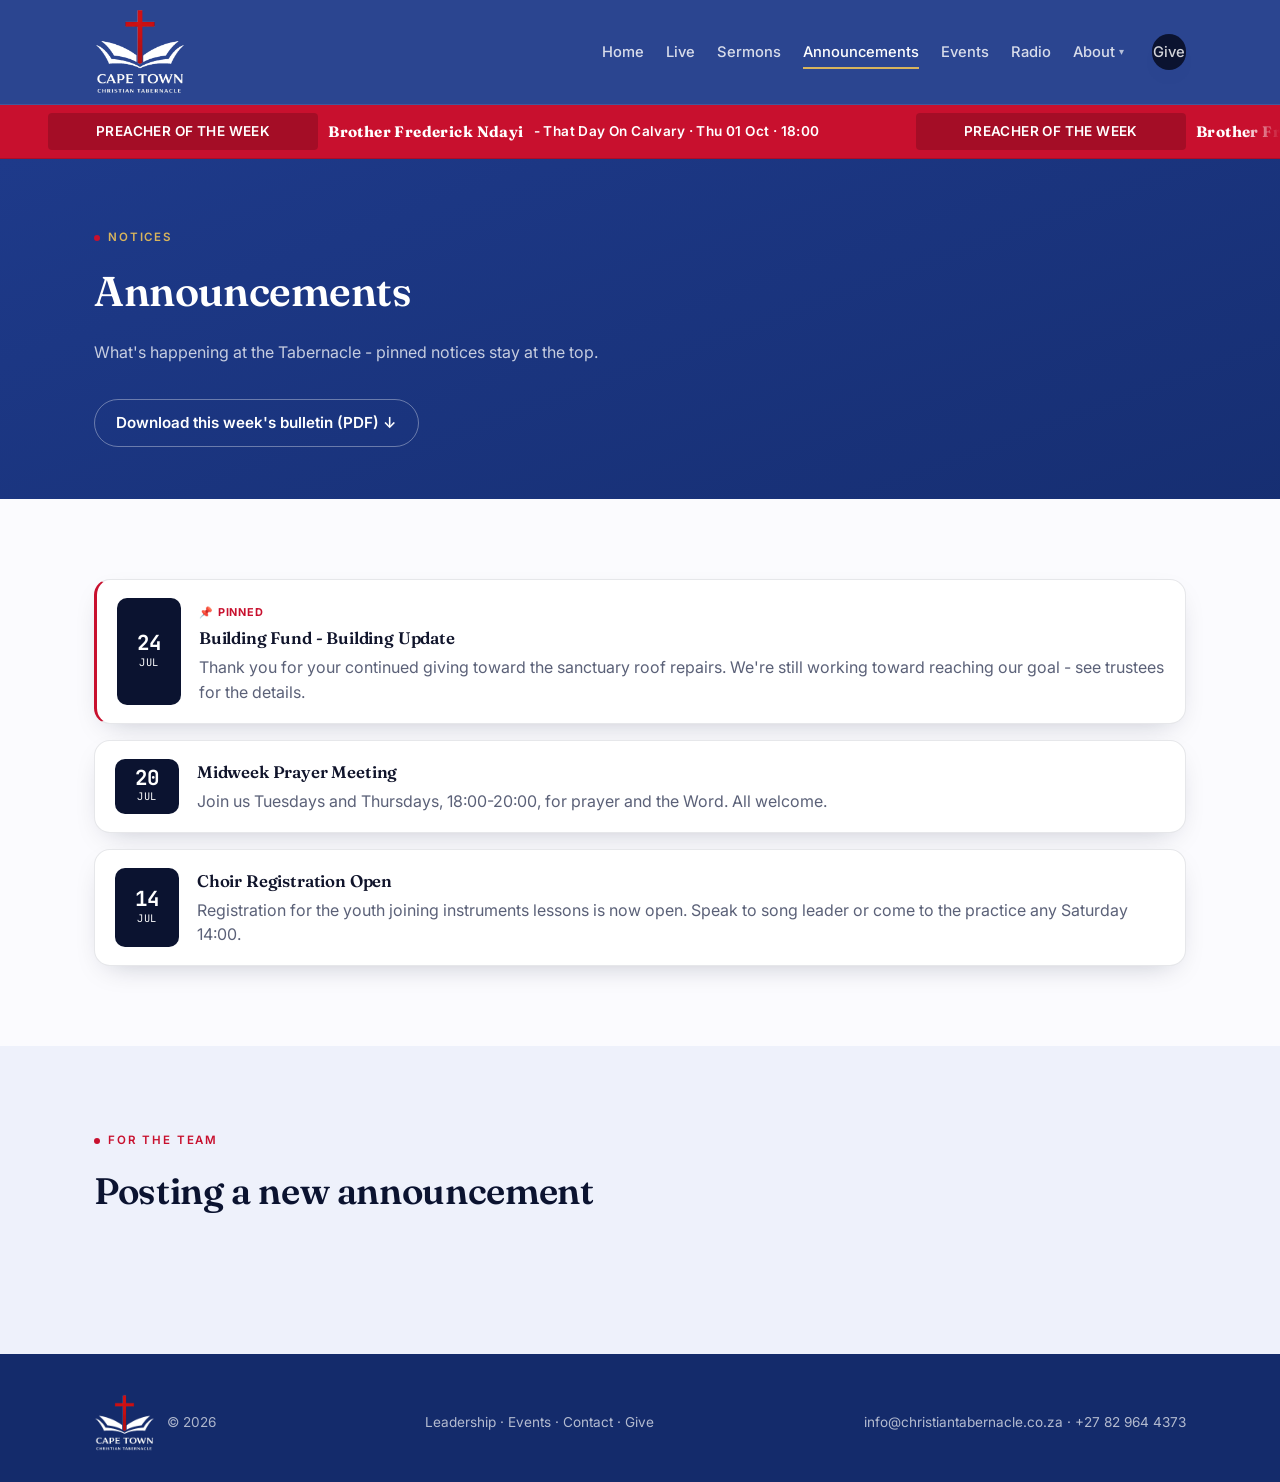
<file: announcements.html>
<!DOCTYPE html>
<html lang="en">
<head>
<meta charset="UTF-8">
<meta name="viewport" content="width=device-width, initial-scale=1.0">
<title>Announcements - Cape Town Christian Tabernacle</title>
<meta name="description" content="Latest announcements and notices from Cape Town Christian Tabernacle.">
<link rel="icon" href="assets/favicon.ico" sizes="any">
<link rel="icon" href="assets/favicon-32.png" type="image/png">
<link rel="apple-touch-icon" href="assets/favicon-180.png">
<meta property="og:type" content="website">
<meta property="og:title" content="Announcements - Cape Town Christian Tabernacle">
<meta property="og:description" content="Latest announcements and notices from Cape Town Christian Tabernacle.">
<meta property="og:image" content="https://capetownchristiantabernacle.co.za/assets/og-share.jpg">
<meta property="og:url" content="https://capetownchristiantabernacle.co.za/announcements.html">
<meta name="twitter:card" content="summary_large_image">
<meta name="twitter:title" content="Announcements - Cape Town Christian Tabernacle">
<meta name="twitter:description" content="Latest announcements and notices from Cape Town Christian Tabernacle.">
<meta name="twitter:image" content="https://capetownchristiantabernacle.co.za/assets/og-share.jpg">
<link rel="preconnect" href="https://fonts.googleapis.com">
<link href="https://fonts.googleapis.com/css2?family=Fraunces:wght@500;600;700&family=Inter:wght@400;500;600;700&family=JetBrains+Mono:wght@500&display=swap" rel="stylesheet">
<link rel="stylesheet" href="assets/css/styles.css?v=6">
</head>
<body>

<header class="site-header">
  <div class="container">
    <a href="index.html" class="brand">
      <span class="brand-mark"><img src="assets/logo-white.png" alt="Cape Town Christian Tabernacle"></span>
      <span class="brand-text visually-hidden">Cape Town Christian Tabernacle</span>
    </a>
    <nav class="main-nav">
      <a href="index.html">Home</a>
      <a href="live.html">Live</a>
      <a href="sermons.html">Sermons</a>
      <a href="announcements.html" class="active">Announcements</a>
      <a href="events.html">Events</a>
      <a href="radio.html">Radio</a>
      <div class="nav-dropdown">
        <button class="nav-dropdown-toggle" type="button">About</button>
        <div class="nav-dropdown-menu">
          <a href="leadership.html">Leadership</a>
          <a href="contact.html">Contact &amp; Prayer</a>
        </div>
      </div>
      <a href="give.html" class="btn btn-primary nav-give">Give</a>
    </nav>
    <button class="nav-toggle" aria-label="Open menu" aria-expanded="false">☰</button>
  </div>
</header>

<div class="ticker-bar">
  <div class="ticker-track">
    <span><span class="ticker-eyebrow">Preacher of the week</span> <b>Loading…</b></span>
  </div>
</div>

<section class="page-head">
  <div class="container">
    <div class="eyebrow"><span class="dot"></span> Notices</div>
    <h1>Announcements</h1>
    <p>What's happening at the Tabernacle - pinned notices stay at the top.</p>
    <a href="assets/bulletin.pdf" class="btn btn-outline" style="margin-top:18px;" target="_blank">Download this week's bulletin (PDF) ↓</a>
  </div>
</section>

<section class="section">
  <div class="container">
    <div class="announce-list" id="announcement-list">
      <div class="state-msg">Loading announcements…</div>
    </div>
  </div>
</section>

<section class="section section-mist">
  <div class="container">
    <div class="section-head">
      <div>
        <div class="eyebrow"><span class="dot"></span> For the team</div>
        <h2>Posting a new announcement</h2>
      </div>
    </div>
  </div>
</section>

<footer class="site-footer">
  <div class="container">
    <span class="footer-brand"><img src="assets/logo-white.png" alt="Cape Town Christian Tabernacle"> <span>© 2026</span></span>
    <span><a href="leadership.html">Leadership</a> · <a href="events.html">Events</a> · <a href="contact.html">Contact</a> · <a href="give.html">Give</a></span>
    <span><a href="mailto:info@christiantabernacle.co.za">info@christiantabernacle.co.za</a> · +27 82 964 4373</span>
  </div>
</footer>

<script src="assets/js/main.js?v=8"></script>
</body>
</html>
</file>
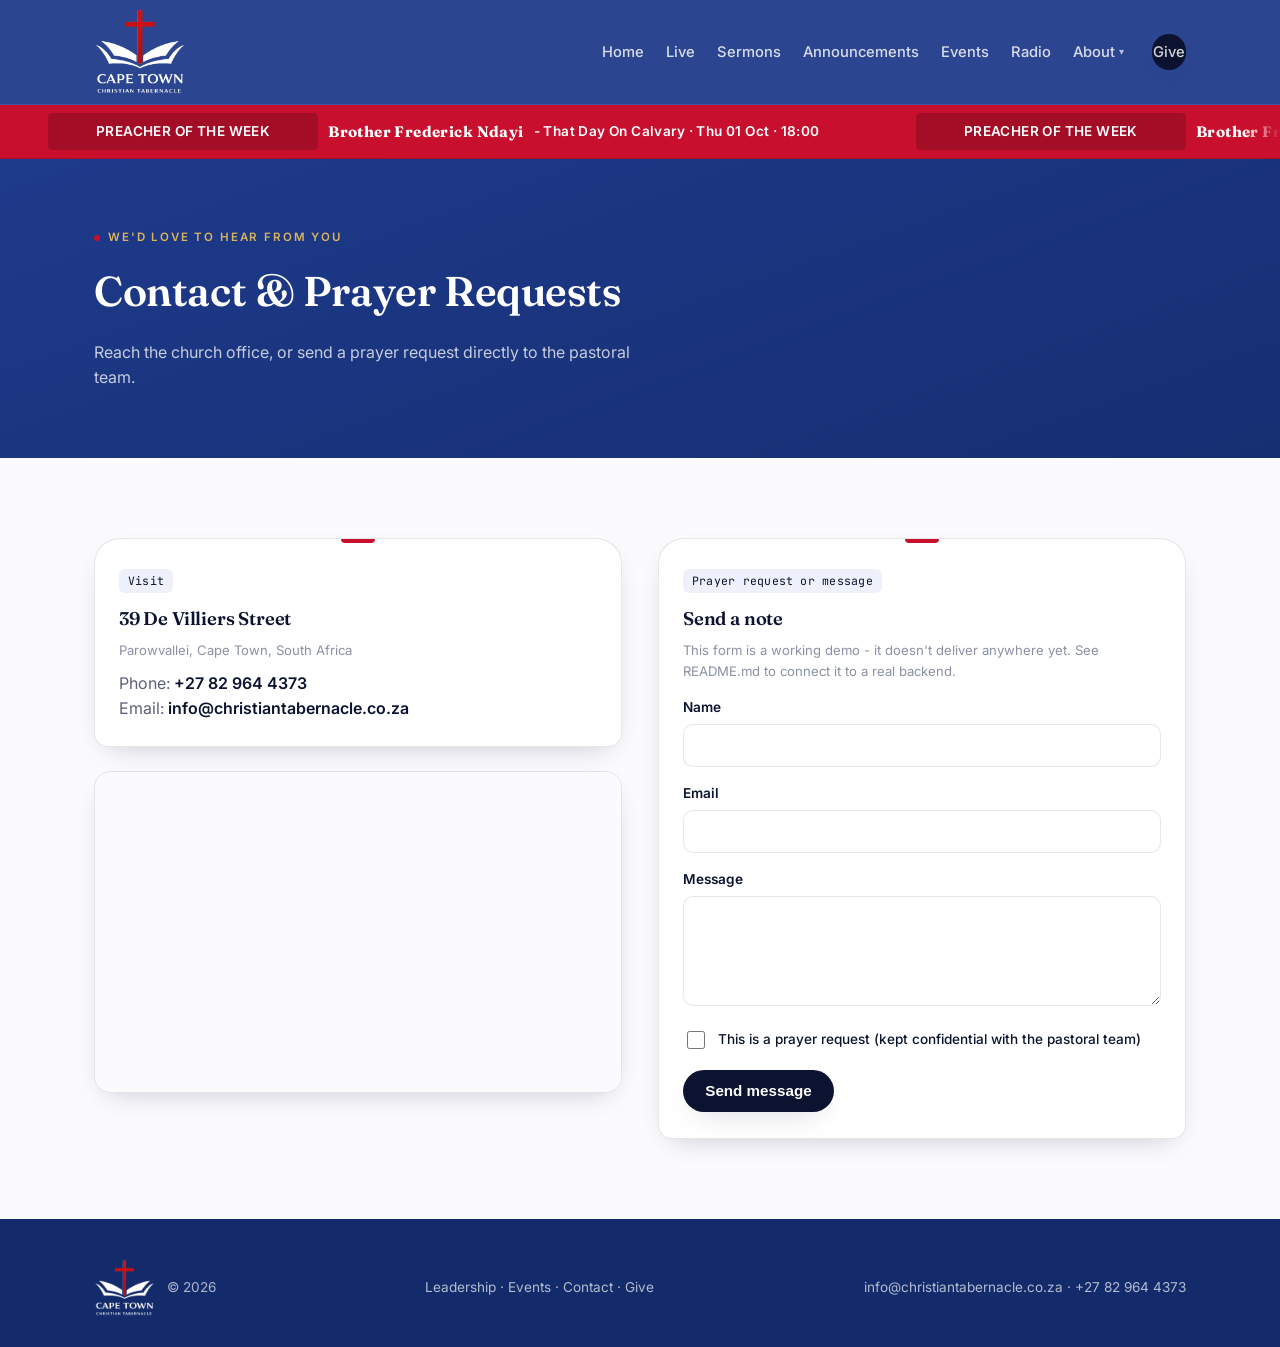
<file: contact.html>
<!DOCTYPE html>
<html lang="en">
<head>
<meta charset="UTF-8">
<meta name="viewport" content="width=device-width, initial-scale=1.0">
<title>Contact & Prayer Requests - Cape Town Christian Tabernacle</title>
<meta name="description" content="Get in touch with Cape Town Christian Tabernacle, or send a confidential prayer request to our pastoral team.">
<link rel="icon" href="assets/favicon.ico" sizes="any">
<link rel="icon" href="assets/favicon-32.png" type="image/png">
<link rel="apple-touch-icon" href="assets/favicon-180.png">
<meta property="og:type" content="website">
<meta property="og:title" content="Contact & Prayer Requests - Cape Town Christian Tabernacle">
<meta property="og:description" content="Get in touch with Cape Town Christian Tabernacle, or send a confidential prayer request to our pastoral team.">
<meta property="og:image" content="https://capetownchristiantabernacle.co.za/assets/og-share.jpg">
<meta property="og:url" content="https://capetownchristiantabernacle.co.za/contact.html">
<meta name="twitter:card" content="summary_large_image">
<meta name="twitter:title" content="Contact & Prayer Requests - Cape Town Christian Tabernacle">
<meta name="twitter:description" content="Get in touch with Cape Town Christian Tabernacle, or send a confidential prayer request to our pastoral team.">
<meta name="twitter:image" content="https://capetownchristiantabernacle.co.za/assets/og-share.jpg">
<link rel="preconnect" href="https://fonts.googleapis.com">
<link href="https://fonts.googleapis.com/css2?family=Fraunces:wght@500;600;700&family=Inter:wght@400;500;600;700&family=JetBrains+Mono:wght@500&display=swap" rel="stylesheet">
<link rel="stylesheet" href="assets/css/styles.css?v=6">
<style>
  .contact-grid{display:grid;grid-template-columns:1fr 1fr;gap:36px;align-items:start;}
  @media (max-width:860px){.contact-grid{grid-template-columns:1fr;}}
  .contact-form label{display:block;font-size:.85rem;font-weight:600;color:var(--navy);margin-bottom:6px;}
  .contact-form .field{margin-bottom:16px;}
  .contact-form input, .contact-form textarea{
    width:100%;padding:11px 14px;border-radius:10px;border:1px solid var(--line);
    font-family:var(--f-body);font-size:.95rem;background:#fff;color:var(--ink);
  }
  .contact-form textarea{resize:vertical;min-height:110px;}
  .checkbox-row{display:flex;align-items:flex-start;gap:10px;margin-bottom:18px;}
  .checkbox-row input[type="checkbox"]{
    width:18px;height:18px;flex:0 0 18px;margin-top:2px;padding:0;
    border-radius:4px;accent-color:var(--navy);
  }
  .checkbox-row label{margin:0;font-weight:500;display:inline;flex:1;min-width:0;}
  #contact-form-status{
    display:none;margin-top:14px;padding:12px 14px;border-radius:10px;
    background:var(--mist);color:var(--navy);font-size:.9rem;
  }
  .map-frame{border-radius:16px;overflow:hidden;border:1px solid var(--line);box-shadow:var(--shadow-card);}
  .map-frame iframe{width:100%;height:320px;border:0;display:block;}
</style>
</head>
<body>

<header class="site-header">
  <div class="container">
    <a href="index.html" class="brand">
      <span class="brand-mark"><img src="assets/logo-white.png" alt="Cape Town Christian Tabernacle"></span>
      <span class="brand-text visually-hidden">Cape Town Christian Tabernacle</span>
    </a>
    <nav class="main-nav">
      <a href="index.html">Home</a>
      <a href="live.html">Live</a>
      <a href="sermons.html">Sermons</a>
      <a href="announcements.html">Announcements</a>
      <a href="events.html">Events</a>
      <a href="radio.html">Radio</a>
      <div class="nav-dropdown">
        <button class="nav-dropdown-toggle" type="button">About</button>
        <div class="nav-dropdown-menu">
          <a href="leadership.html">Leadership</a>
          <a href="contact.html" class="active">Contact &amp; Prayer</a>
        </div>
      </div>
      <a href="give.html" class="btn btn-primary nav-give">Give</a>
    </nav>
    <button class="nav-toggle" aria-label="Open menu" aria-expanded="false">☰</button>
  </div>
</header>

<div class="ticker-bar">
  <div class="ticker-track">
    <span><span class="ticker-eyebrow">Preacher of the week</span> <b>Loading…</b></span>
  </div>
</div>

<section class="page-head">
  <div class="container">
    <div class="eyebrow"><span class="dot"></span> We'd love to hear from you</div>
    <h1>Contact &amp; Prayer Requests</h1>
    <p>Reach the church office, or send a prayer request directly to the pastoral team.</p>
  </div>
</section>

<section class="section">
  <div class="container">
    <div class="contact-grid">
      <div>
        <div class="arch-card" style="margin-bottom:24px;">
          <span class="tag">Visit</span>
          <h3>39 De Villiers Street</h3>
          <p class="meta">Parowvallei, Cape Town, South Africa</p>
          <p style="margin:0;">Phone: <a href="tel:+27829644373" style="color:var(--navy);font-weight:600;">+27 82 964 4373</a><br>
          Email: <a href="mailto:info@christiantabernacle.co.za" style="color:var(--navy);font-weight:600;">info@christiantabernacle.co.za</a></p>
        </div>
        <div class="map-frame">
          <iframe
            src="https://maps.google.com/maps?q=39+De+Villiers+Street+Parowvallei+Cape+Town&output=embed"
            loading="lazy" referrerpolicy="no-referrer-when-downgrade"
            title="Map to Cape Town Christian Tabernacle"></iframe>
        </div>
      </div>

      <div class="arch-card">
        <span class="tag">Prayer request or message</span>
        <h3>Send a note</h3>
        <p class="meta" style="margin-bottom:16px;">This form is a working demo - it doesn't deliver anywhere yet. See README.md to connect it to a real backend.</p>
        <form class="contact-form" id="contact-form">
          <div class="field">
            <label for="cf-name">Name</label>
            <input type="text" id="cf-name" required>
          </div>
          <div class="field">
            <label for="cf-email">Email</label>
            <input type="email" id="cf-email" required>
          </div>
          <div class="field">
            <label for="cf-message">Message</label>
            <textarea id="cf-message" required></textarea>
          </div>
          <div class="checkbox-row">
            <input type="checkbox" id="cf-prayer">
            <label for="cf-prayer">This is a prayer request (kept confidential with the pastoral team)</label>
          </div>
          <button type="submit" class="btn btn-primary">Send message</button>
          <div id="contact-form-status"></div>
        </form>
      </div>
    </div>
  </div>
</section>

<footer class="site-footer">
  <div class="container">
    <span class="footer-brand"><img src="assets/logo-white.png" alt="Cape Town Christian Tabernacle"> <span>© 2026</span></span>
    <span><a href="leadership.html">Leadership</a> · <a href="events.html">Events</a> · <a href="contact.html">Contact</a> · <a href="give.html">Give</a></span>
    <span><a href="mailto:info@christiantabernacle.co.za">info@christiantabernacle.co.za</a> · +27 82 964 4373</span>
  </div>
</footer>

<script src="assets/js/main.js?v=8"></script>
</body>
</html>
</file>
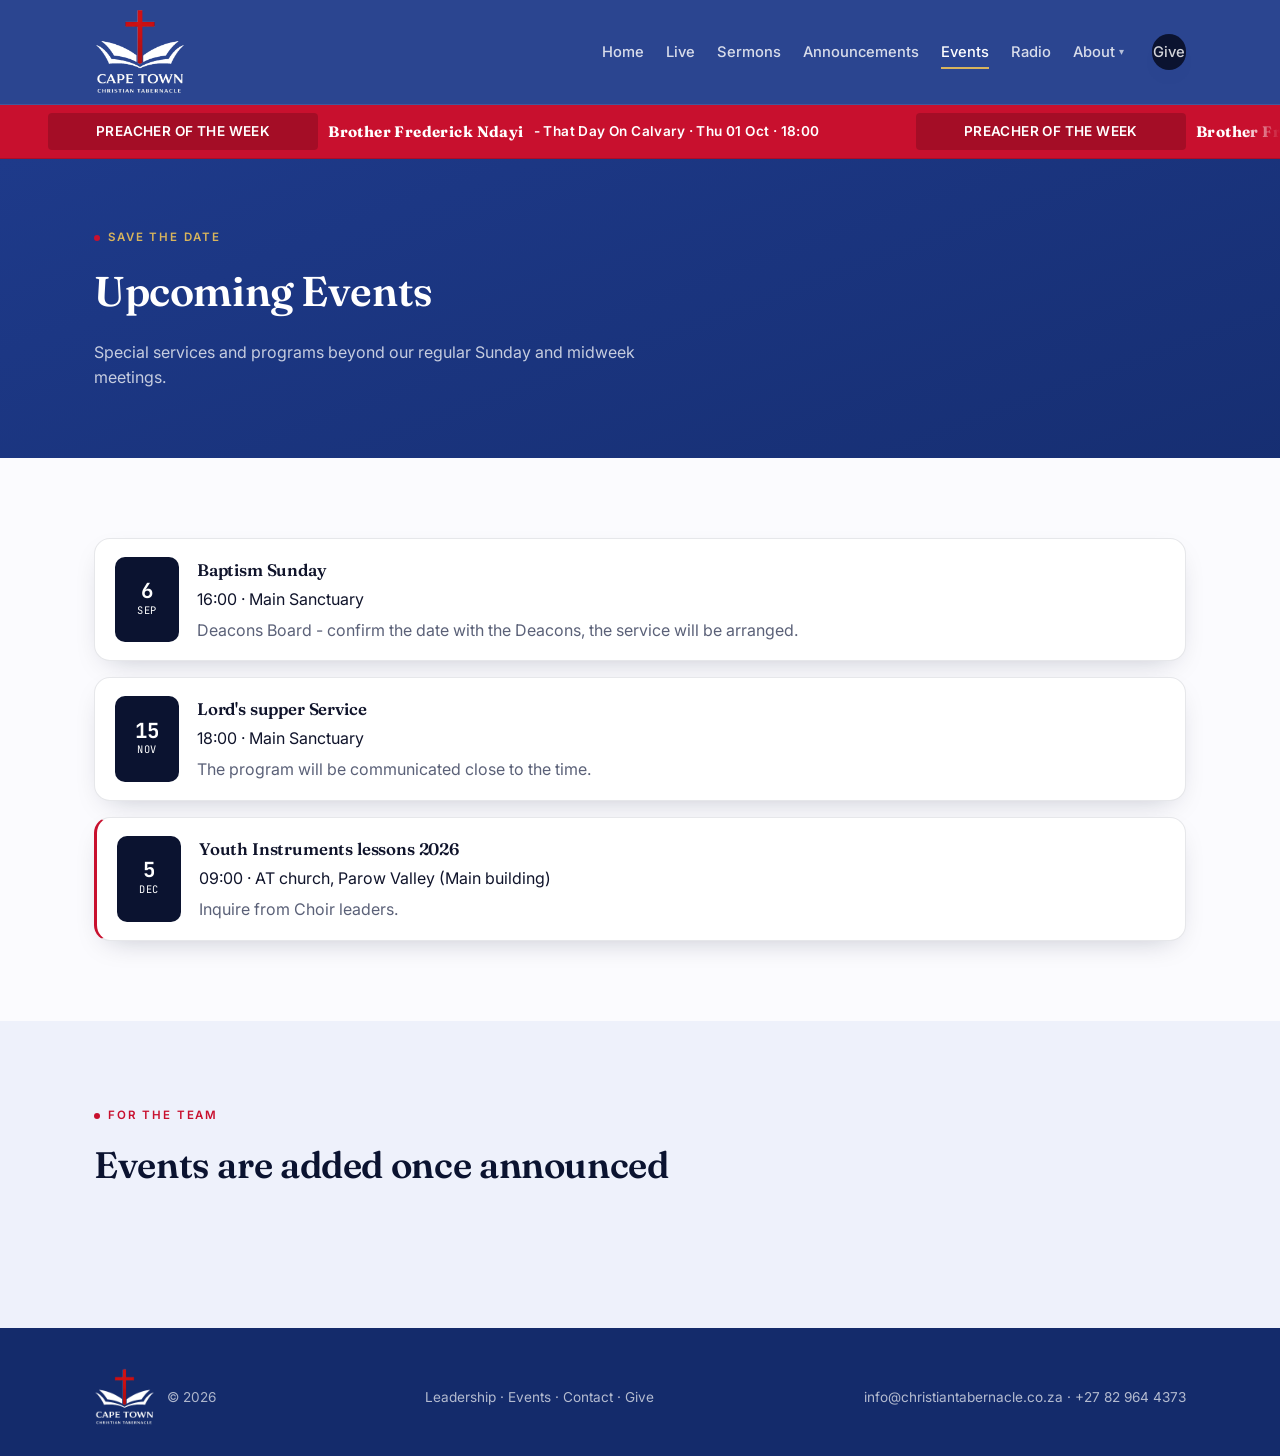
<file: events.html>
<!DOCTYPE html>
<html lang="en">
<head>
<meta charset="UTF-8">
<meta name="viewport" content="width=device-width, initial-scale=1.0">
<title>Events - Cape Town Christian Tabernacle</title>
<meta name="description" content="Upcoming events at Cape Town Christian Tabernacle.">
<link rel="icon" href="assets/favicon.ico" sizes="any">
<link rel="icon" href="assets/favicon-32.png" type="image/png">
<link rel="apple-touch-icon" href="assets/favicon-180.png">
<meta property="og:type" content="website">
<meta property="og:title" content="Events - Cape Town Christian Tabernacle">
<meta property="og:description" content="Upcoming events at Cape Town Christian Tabernacle.">
<meta property="og:image" content="https://capetownchristiantabernacle.co.za/assets/og-share.jpg">
<meta property="og:url" content="https://capetownchristiantabernacle.co.za/events.html">
<meta name="twitter:card" content="summary_large_image">
<meta name="twitter:title" content="Events - Cape Town Christian Tabernacle">
<meta name="twitter:description" content="Upcoming events at Cape Town Christian Tabernacle.">
<meta name="twitter:image" content="https://capetownchristiantabernacle.co.za/assets/og-share.jpg">
<link rel="preconnect" href="https://fonts.googleapis.com">
<link href="https://fonts.googleapis.com/css2?family=Fraunces:wght@500;600;700&family=Inter:wght@400;500;600;700&family=JetBrains+Mono:wght@500&display=swap" rel="stylesheet">
<link rel="stylesheet" href="assets/css/styles.css?v=6">
</head>
<body>

<header class="site-header">
  <div class="container">
    <a href="index.html" class="brand">
      <span class="brand-mark"><img src="assets/logo-white.png" alt="Cape Town Christian Tabernacle"></span>
      <span class="brand-text visually-hidden">Cape Town Christian Tabernacle</span>
    </a>
    <nav class="main-nav">
      <a href="index.html">Home</a>
      <a href="live.html">Live</a>
      <a href="sermons.html">Sermons</a>
      <a href="announcements.html">Announcements</a>
      <a href="events.html" class="active">Events</a>
      <a href="radio.html">Radio</a>
      <div class="nav-dropdown">
        <button class="nav-dropdown-toggle" type="button">About</button>
        <div class="nav-dropdown-menu">
          <a href="leadership.html">Leadership</a>
          <a href="contact.html">Contact &amp; Prayer</a>
        </div>
      </div>
      <a href="give.html" class="btn btn-primary nav-give">Give</a>
    </nav>
    <button class="nav-toggle" aria-label="Open menu" aria-expanded="false">☰</button>
  </div>
</header>

<div class="ticker-bar">
  <div class="ticker-track">
    <span><span class="ticker-eyebrow">Preacher of the week</span> <b>Loading…</b></span>
  </div>
</div>

<section class="page-head">
  <div class="container">
    <div class="eyebrow"><span class="dot"></span> Save the date</div>
    <h1>Upcoming Events</h1>
    <p>Special services and programs beyond our regular Sunday and midweek meetings.</p>
  </div>
</section>

<section class="section">
  <div class="container">
    <div class="announce-list" id="event-list">
      <div class="state-msg">Loading events…</div>
    </div>
  </div>
</section>

<section class="section section-mist">
  <div class="container">
    <div class="section-head">
      <div>
        <div class="eyebrow"><span class="dot"></span> For the team</div>
        <h2>Events are added once announced</h2>
      </div>
    </div>
  </div>
</section>

<footer class="site-footer">
  <div class="container">
    <span class="footer-brand"><img src="assets/logo-white.png" alt="Cape Town Christian Tabernacle"> <span>© 2026</span></span>
    <span><a href="leadership.html">Leadership</a> · <a href="events.html">Events</a> · <a href="contact.html">Contact</a> · <a href="give.html">Give</a></span>
    <span><a href="mailto:info@christiantabernacle.co.za">info@christiantabernacle.co.za</a> · +27 82 964 4373</span>
  </div>
</footer>

<script src="assets/js/main.js?v=8"></script>
</body>
</html>
</file>
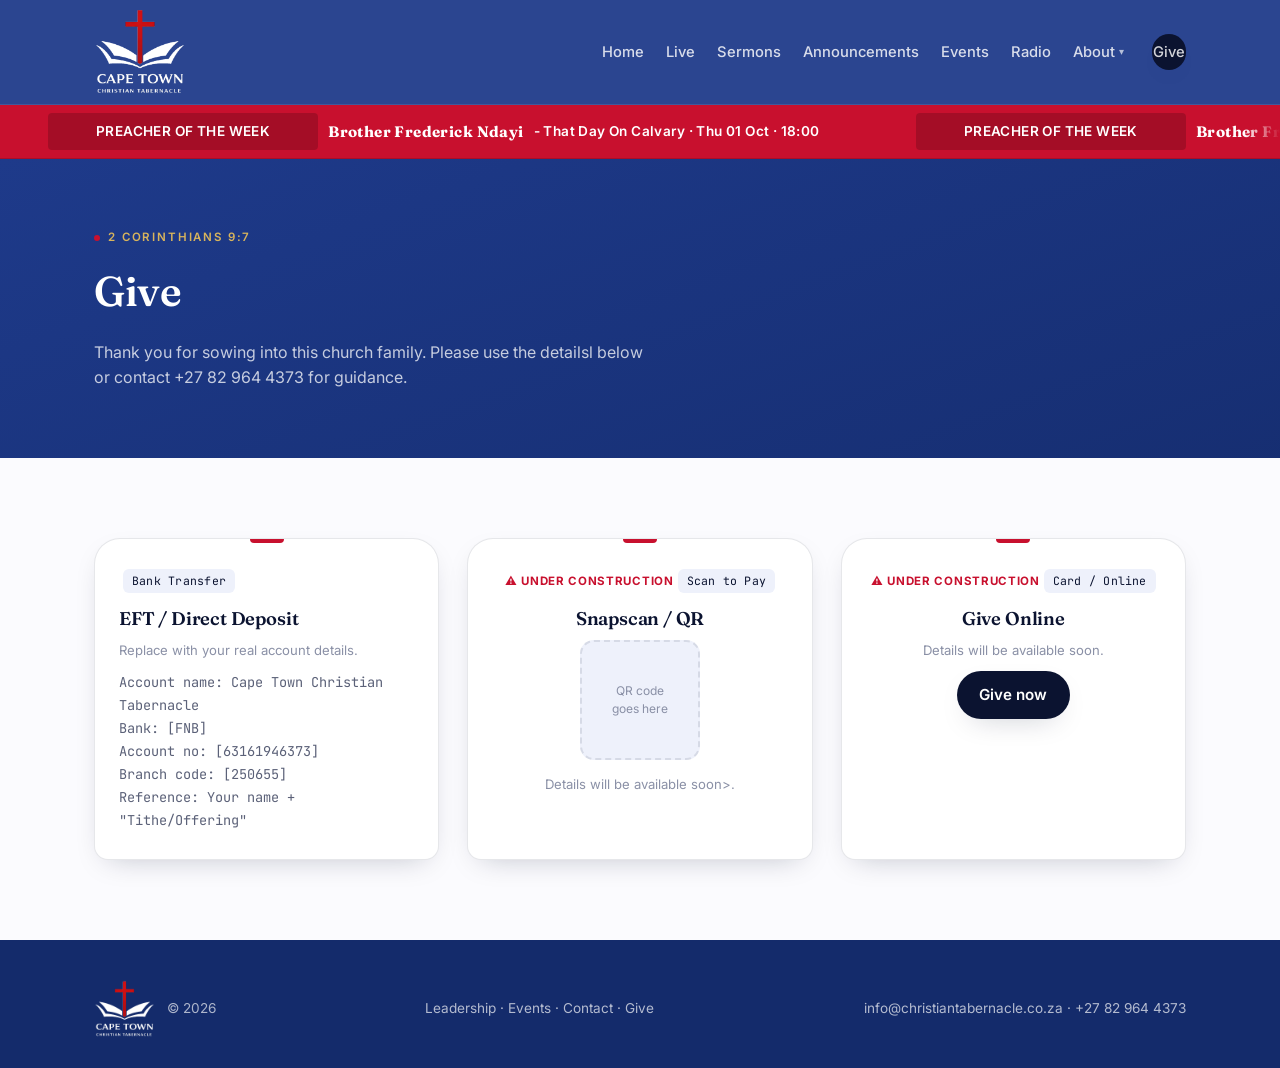
<file: give.html>
<!DOCTYPE html>
<html lang="en">
<head>
<meta charset="UTF-8">
<meta name="viewport" content="width=device-width, initial-scale=1.0">
<title>Give - Cape Town Christian Tabernacle</title>
<meta name="description" content="Ways to give and support the ministry of Cape Town Christian Tabernacle.">
<link rel="icon" href="assets/favicon.ico" sizes="any">
<link rel="icon" href="assets/favicon-32.png" type="image/png">
<link rel="apple-touch-icon" href="assets/favicon-180.png">
<meta property="og:type" content="website">
<meta property="og:title" content="Give - Cape Town Christian Tabernacle">
<meta property="og:description" content="Ways to give and support the ministry of Cape Town Christian Tabernacle.">
<meta property="og:image" content="https://capetownchristiantabernacle.co.za/assets/og-share.jpg">
<meta property="og:url" content="https://capetownchristiantabernacle.co.za/give.html">
<meta name="twitter:card" content="summary_large_image">
<meta name="twitter:title" content="Give - Cape Town Christian Tabernacle">
<meta name="twitter:description" content="Ways to give and support the ministry of Cape Town Christian Tabernacle.">
<meta name="twitter:image" content="https://capetownchristiantabernacle.co.za/assets/og-share.jpg">
<link rel="preconnect" href="https://fonts.googleapis.com">
<link href="https://fonts.googleapis.com/css2?family=Fraunces:wght@500;600;700&family=Inter:wght@400;500;600;700&family=JetBrains+Mono:wght@500&display=swap" rel="stylesheet">
<link rel="stylesheet" href="assets/css/styles.css?v=6">
<style>
  .placeholder-flag{
    display:inline-flex;align-items:center;gap:6px;font-size:.72rem;font-weight:700;
    text-transform:uppercase;letter-spacing:.06em;color:var(--red);margin-bottom:10px;
  }
  .qr-box{
    width:120px;height:120px;border:2px dashed var(--line);border-radius:14px;
    display:flex;align-items:center;justify-content:center;margin:0 auto 14px;
    color:var(--gray-soft);font-size:.75rem;text-align:center;background:var(--mist);
  }
</style>
</head>
<body>

<header class="site-header">
  <div class="container">
    <a href="index.html" class="brand">
      <span class="brand-mark"><img src="assets/logo-white.png" alt="Cape Town Christian Tabernacle"></span>
      <span class="brand-text visually-hidden">Cape Town Christian Tabernacle</span>
    </a>
    <nav class="main-nav">
      <a href="index.html">Home</a>
      <a href="live.html">Live</a>
      <a href="sermons.html">Sermons</a>
      <a href="announcements.html">Announcements</a>
      <a href="events.html">Events</a>
      <a href="radio.html">Radio</a>
      <div class="nav-dropdown">
        <button class="nav-dropdown-toggle" type="button">About</button>
        <div class="nav-dropdown-menu">
          <a href="leadership.html">Leadership</a>
          <a href="contact.html">Contact &amp; Prayer</a>
        </div>
      </div>
      <a href="give.html" class="btn btn-primary nav-give">Give</a>
    </nav>
    <button class="nav-toggle" aria-label="Open menu" aria-expanded="false">☰</button>
  </div>
</header>

<div class="ticker-bar">
  <div class="ticker-track">
    <span><span class="ticker-eyebrow">Preacher of the week</span> <b>Loading…</b></span>
  </div>
</div>

<section class="page-head">
  <div class="container">
    <div class="eyebrow"><span class="dot"></span> 2 Corinthians 9:7</div>
    <h1>Give</h1>
    <p>Thank you for sowing into this church family. Please use the detailsl below or contact +27 82 964 4373 for guidance.</p>
  </div>
</section>

<section class="section">
  <div class="container">
    <div class="arch-grid">
      <div class="arch-card">
        <span class="placeholder-flag"></span>
        <span class="tag">Bank Transfer</span>
        <h3>EFT / Direct Deposit</h3>
        <p class="meta" style="margin-bottom:10px;">Replace with your real account details.</p>
        <p style="margin:0;font-family:var(--f-mono);font-size:.85rem;line-height:1.7;">
          Account name: Cape Town Christian Tabernacle<br>
          Bank: [FNB]<br>
          Account no: [63161946373]<br>
          Branch code: [250655]<br>
          Reference: Your name + "Tithe/Offering"
        </p>
      </div>

      <div class="arch-card" style="text-align:center;">
        <span class="placeholder-flag">⚠ Under Construction</span>
        <span class="tag">Scan to Pay</span>
        <h3>Snapscan / QR</h3>
        <div class="qr-box">QR code<br>goes here</div>
        <p class="meta">Details will be available soon>.</p>
      </div>

      <div class="arch-card" style="text-align:center;">
        <span class="placeholder-flag">⚠ Under Construction</span>
        <span class="tag">Card / Online</span>
        <h3>Give Online</h3>
        <p class="meta">Details will be available soon.</p>
        <a href="#" class="btn btn-primary" onclick="alert('Placeholder - connect this button to your real payment provider.'); return false;">Give now</a>
      </div>
    </div>
  </div>
</section>

<footer class="site-footer">
  <div class="container">
    <span class="footer-brand"><img src="assets/logo-white.png" alt="Cape Town Christian Tabernacle"> <span>© 2026</span></span>
    <span><a href="leadership.html">Leadership</a> · <a href="events.html">Events</a> · <a href="contact.html">Contact</a> · <a href="give.html">Give</a></span>
    <span><a href="mailto:info@christiantabernacle.co.za">info@christiantabernacle.co.za</a> · +27 82 964 4373</span>
  </div>
</footer>

<script src="assets/js/main.js?v=8"></script>
</body>
</html>
</file>
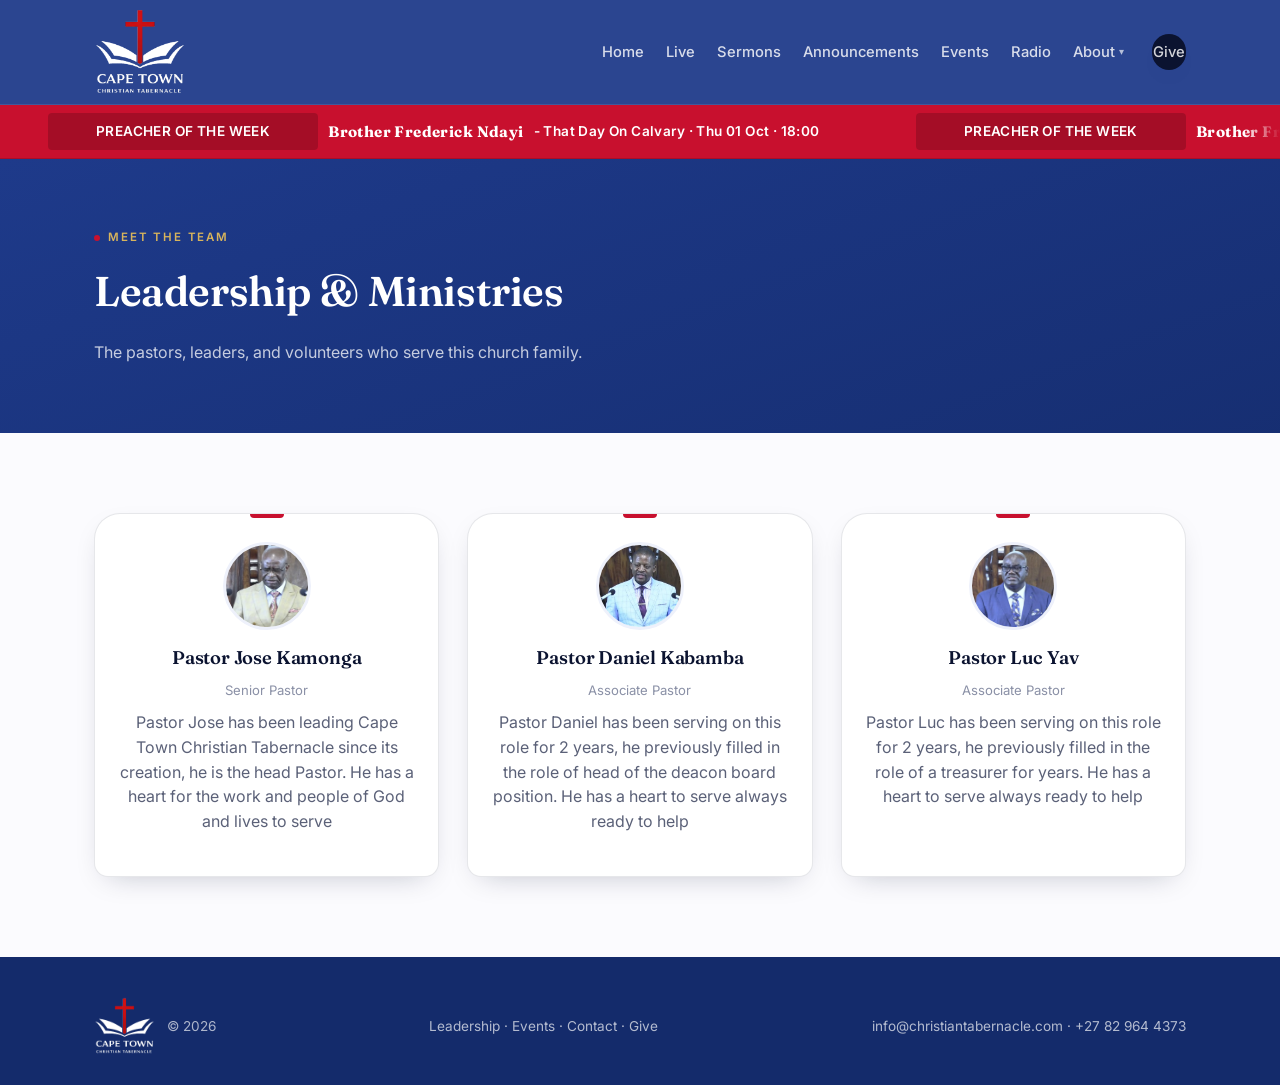
<file: leadership.html>
<!DOCTYPE html>
<html lang="en">
<head>
<meta charset="UTF-8">
<meta name="viewport" content="width=device-width, initial-scale=1.0">
<title>Leadership - Cape Town Christian Tabernacle</title>
<meta name="description" content="Meet the pastors and leadership team of Cape Town Christian Tabernacle.">
<link rel="icon" href="assets/favicon.ico" sizes="any">
<link rel="icon" href="assets/favicon-32.png" type="image/png">
<link rel="apple-touch-icon" href="assets/favicon-180.png">
<meta property="og:type" content="website">
<meta property="og:title" content="Leadership - Cape Town Christian Tabernacle">
<meta property="og:description" content="Meet the pastors and leadership team of Cape Town Christian Tabernacle.">
<meta property="og:image" content="https://capetownchristiantabernacle.co.za/assets/og-share.jpg">
<meta property="og:url" content="https://capetownchristiantabernacle.co.za/leadership.html">
<meta name="twitter:card" content="summary_large_image">
<meta name="twitter:title" content="Leadership - Cape Town Christian Tabernacle">
<meta name="twitter:description" content="Meet the pastors and leadership team of Cape Town Christian Tabernacle.">
<meta name="twitter:image" content="https://capetownchristiantabernacle.co.za/assets/og-share.jpg">
<link rel="preconnect" href="https://fonts.googleapis.com">
<link href="https://fonts.googleapis.com/css2?family=Fraunces:wght@500;600;700&family=Inter:wght@400;500;600;700&family=JetBrains+Mono:wght@500&display=swap" rel="stylesheet">
<link rel="stylesheet" href="assets/css/styles.css?v=6">
</head>
<body>

<header class="site-header">
  <div class="container">
    <a href="index.html" class="brand">
      <span class="brand-mark"><img src="assets/logo-white.png" alt="Cape Town Christian Tabernacle"></span>
      <span class="brand-text visually-hidden">Cape Town Christian Tabernacle</span>
    </a>
    <nav class="main-nav">
      <a href="index.html">Home</a>
      <a href="live.html">Live</a>
      <a href="sermons.html">Sermons</a>
      <a href="announcements.html">Announcements</a>
      <a href="events.html">Events</a>
      <a href="radio.html">Radio</a>
      <div class="nav-dropdown">
        <button class="nav-dropdown-toggle" type="button">About</button>
        <div class="nav-dropdown-menu">
          <a href="leadership.html" class="active">Leadership</a>
          <a href="contact.html">Contact &amp; Prayer</a>
        </div>
      </div>
      <a href="give.html" class="btn btn-primary nav-give">Give</a>
    </nav>
    <button class="nav-toggle" aria-label="Open menu" aria-expanded="false">☰</button>
  </div>
</header>

<div class="ticker-bar">
  <div class="ticker-track">
    <span><span class="ticker-eyebrow">Preacher of the week</span> <b>Loading…</b></span>
  </div>
</div>

<section class="page-head">
  <div class="container">
    <div class="eyebrow"><span class="dot"></span> Meet the team</div>
    <h1>Leadership &amp; Ministries</h1>
    <p>The pastors, leaders, and volunteers who serve this church family. </p>
  </div>
</section>

<section class="section">
  <div class="container">
    <div class="arch-grid" id="leadership-grid">
      <div class="state-msg">Loading team…</div>
    </div>
  </div>
</section>

<footer class="site-footer">
  <div class="container">
    <span class="footer-brand"><img src="assets/logo-white.png" alt="Cape Town Christian Tabernacle"> <span>© 2026</span></span>
    <span><a href="leadership.html">Leadership</a> · <a href="events.html">Events</a> · <a href="contact.html">Contact</a> · <a href="give.html">Give</a></span>
    <span><a href="mailto:info@christiantabernacle.co.za">info@christiantabernacle.com</a> · +27 82 964 4373</span>
  </div>
</footer>

<script src="assets/js/main.js?v=8"></script>
</body>
</html>
</file>
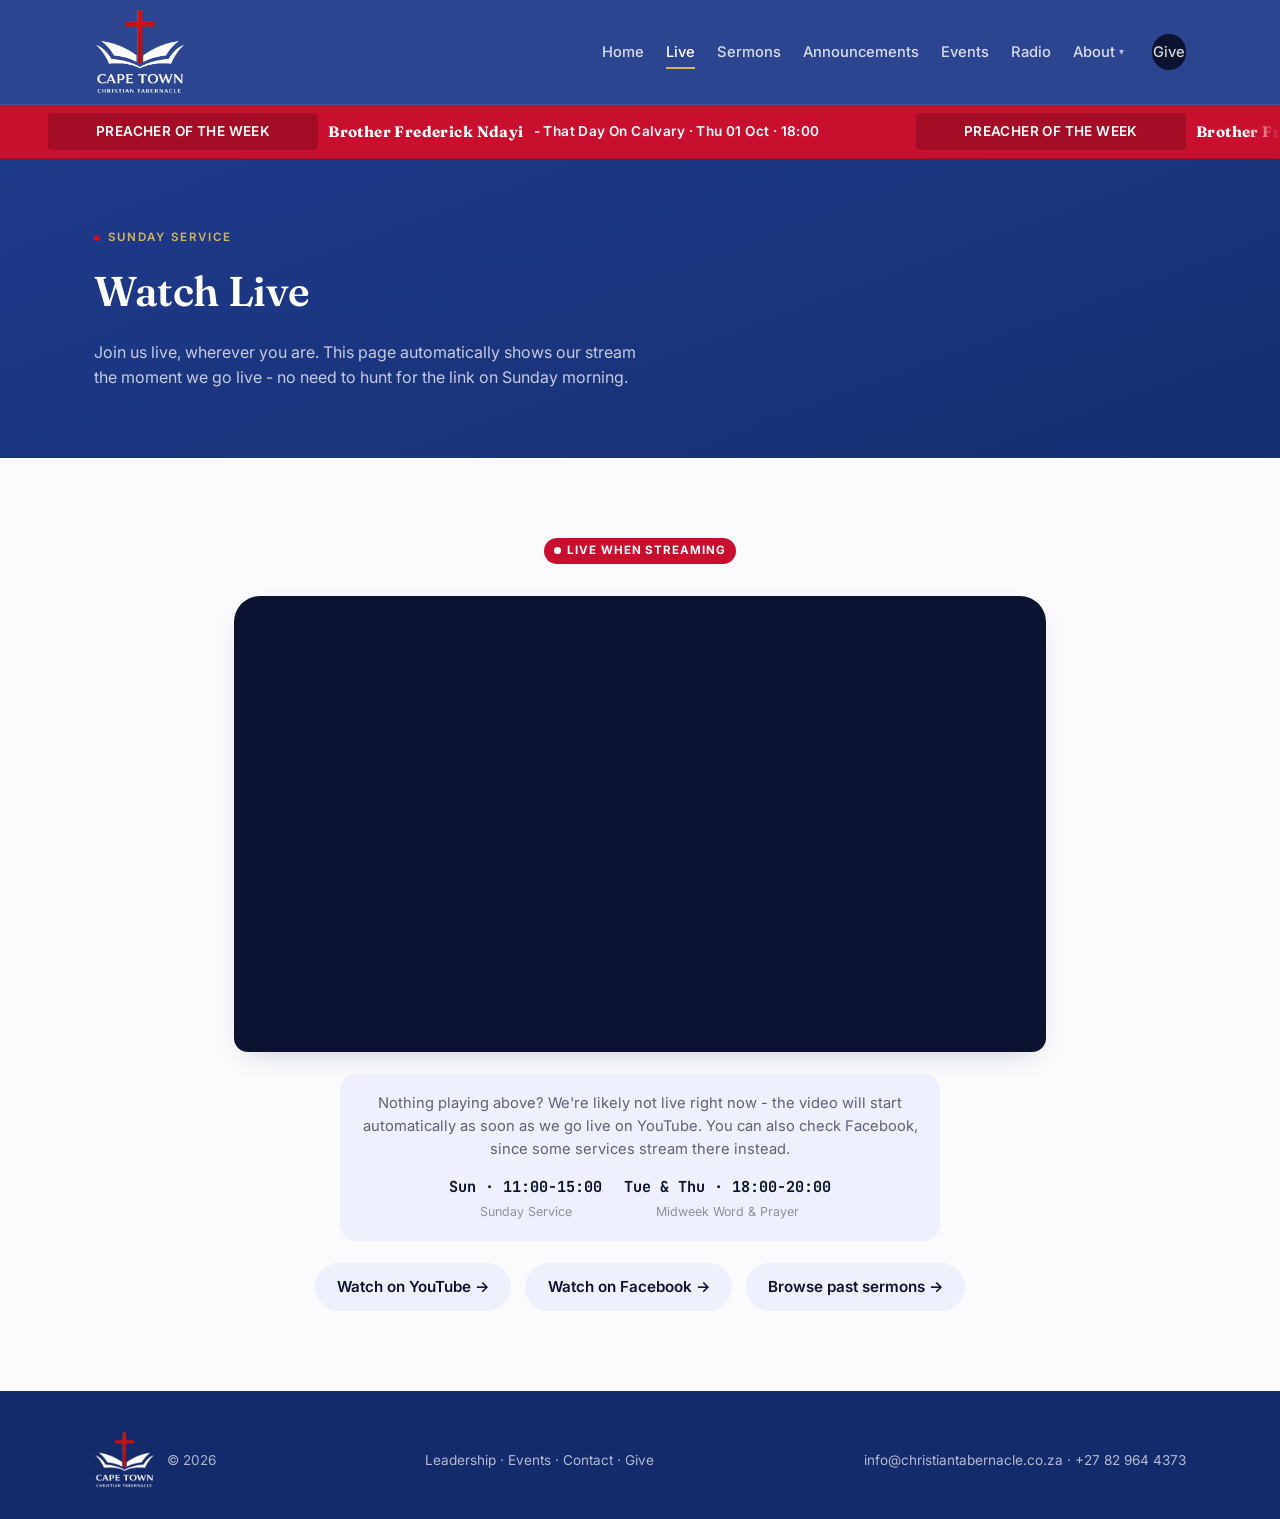
<file: live.html>
<!DOCTYPE html>
<html lang="en">
<head>
<meta charset="UTF-8">
<meta name="viewport" content="width=device-width, initial-scale=1.0">
<title>Watch Live - Cape Town Christian Tabernacle</title>
<meta name="description" content="Join Cape Town Christian Tabernacle's Sunday service live, streamed on YouTube and Facebook.">
<link rel="icon" href="assets/favicon.ico" sizes="any">
<link rel="icon" href="assets/favicon-32.png" type="image/png">
<link rel="apple-touch-icon" href="assets/favicon-180.png">
<meta property="og:type" content="website">
<meta property="og:title" content="Watch Live - Cape Town Christian Tabernacle">
<meta property="og:description" content="Join Cape Town Christian Tabernacle's Sunday service live, streamed on YouTube and Facebook.">
<meta property="og:image" content="https://capetownchristiantabernacle.co.za/assets/og-share.jpg">
<meta property="og:url" content="https://capetownchristiantabernacle.co.za/live.html">
<meta name="twitter:card" content="summary_large_image">
<meta name="twitter:title" content="Watch Live - Cape Town Christian Tabernacle">
<meta name="twitter:description" content="Join Cape Town Christian Tabernacle's Sunday service live, streamed on YouTube and Facebook.">
<meta name="twitter:image" content="https://capetownchristiantabernacle.co.za/assets/og-share.jpg">
<link rel="preconnect" href="https://fonts.googleapis.com">
<link href="https://fonts.googleapis.com/css2?family=Fraunces:wght@500;600;700&family=Inter:wght@400;500;600;700&family=JetBrains+Mono:wght@500&display=swap" rel="stylesheet">
<link rel="stylesheet" href="assets/css/styles.css?v=6">
<style>
  .live-badge-row{display:flex;align-items:center;gap:10px;justify-content:center;margin-bottom:18px;}
  .offline-note{
    max-width:60ch;margin:22px auto 0;text-align:center;
    background:var(--mist);border-radius:16px;padding:18px 22px;
  }
  .offline-note p{margin:0;color:var(--gray);font-size:.92rem;}
  .offline-note .times{
    display:flex;gap:22px;justify-content:center;margin-top:14px;flex-wrap:wrap;
  }
  .offline-note .times div strong{display:block;font-family:var(--f-mono);color:var(--navy);font-size:.95rem;}
  .offline-note .times div span{font-size:.78rem;color:var(--gray-soft);}
  .platform-links{display:flex;gap:14px;justify-content:center;margin-top:22px;flex-wrap:wrap;}
</style>
</head>
<body>

<header class="site-header">
  <div class="container">
    <a href="index.html" class="brand">
      <span class="brand-mark"><img src="assets/logo-white.png" alt="Cape Town Christian Tabernacle"></span>
      <span class="brand-text visually-hidden">Cape Town Christian Tabernacle</span>
    </a>
    <nav class="main-nav">
      <a href="index.html">Home</a>
      <a href="live.html" class="active">Live</a>
      <a href="sermons.html">Sermons</a>
      <a href="announcements.html">Announcements</a>
      <a href="events.html">Events</a>
      <a href="radio.html">Radio</a>
      <div class="nav-dropdown">
        <button class="nav-dropdown-toggle" type="button">About</button>
        <div class="nav-dropdown-menu">
          <a href="leadership.html">Leadership</a>
          <a href="contact.html">Contact &amp; Prayer</a>
        </div>
      </div>
      <a href="give.html" class="btn btn-primary nav-give">Give</a>
    </nav>
    <button class="nav-toggle" aria-label="Open menu" aria-expanded="false">☰</button>
  </div>
</header>

<div class="ticker-bar">
  <div class="ticker-track">
    <span><span class="ticker-eyebrow">Preacher of the week</span> <b>Loading…</b></span>
  </div>
</div>

<section class="page-head">
  <div class="container">
    <div class="eyebrow"><span class="dot"></span> Sunday Service</div>
    <h1>Watch Live</h1>
    <p>Join us live, wherever you are. This page automatically shows our stream the moment we go live - no need to hunt for the link on Sunday morning.</p>
  </div>
</section>

<section class="section">
  <div class="container" style="max-width:860px;">
    <div class="live-badge-row">
      <span class="live-badge" style="position:static;"><span class="pulse"></span> LIVE WHEN STREAMING</span>
    </div>
    <div class="video-embed">
      <iframe
        src="https://www.youtube.com/embed/live_stream?channel=UCzC7-EtcrU1fCHH7T1yclyw"
        title="Cape Town Christian Tabernacle - live stream"
        loading="lazy"
        allow="accelerometer; autoplay; clipboard-write; encrypted-media; gyroscope; picture-in-picture"
        allowfullscreen
        referrerpolicy="strict-origin-when-cross-origin">
      </iframe>
    </div>

    <div class="offline-note">
      <p>Nothing playing above? We're likely not live right now - the video will start automatically as soon as we go live on YouTube. You can also check Facebook, since some services stream there instead.</p>
      <div class="times">
        <div><strong>Sun · 11:00-15:00</strong><span>Sunday Service</span></div>
        <div><strong>Tue &amp; Thu · 18:00-20:00</strong><span>Midweek Word &amp; Prayer</span></div>
      </div>
    </div>

    <div class="platform-links">
      <a class="btn btn-ghost" href="https://www.youtube.com/channel/UCzC7-EtcrU1fCHH7T1yclyw" target="_blank" rel="noopener">Watch on YouTube -&gt;</a>
      <a class="btn btn-ghost" href="https://www.facebook.com/CTchristianTabernacle/" target="_blank" rel="noopener">Watch on Facebook -&gt;</a>
      <a class="btn btn-ghost" href="sermons.html">Browse past sermons -&gt;</a>
    </div>
  </div>
</section>

<footer class="site-footer">
  <div class="container">
    <span class="footer-brand"><img src="assets/logo-white.png" alt="Cape Town Christian Tabernacle"> <span>© 2026</span></span>
    <span><a href="leadership.html">Leadership</a> · <a href="events.html">Events</a> · <a href="contact.html">Contact</a> · <a href="give.html">Give</a></span>
    <span><a href="mailto:info@christiantabernacle.co.za">info@christiantabernacle.co.za</a> · +27 82 964 4373</span>
  </div>
</footer>

<script src="assets/js/main.js?v=8"></script>
</body>
</html>
</file>
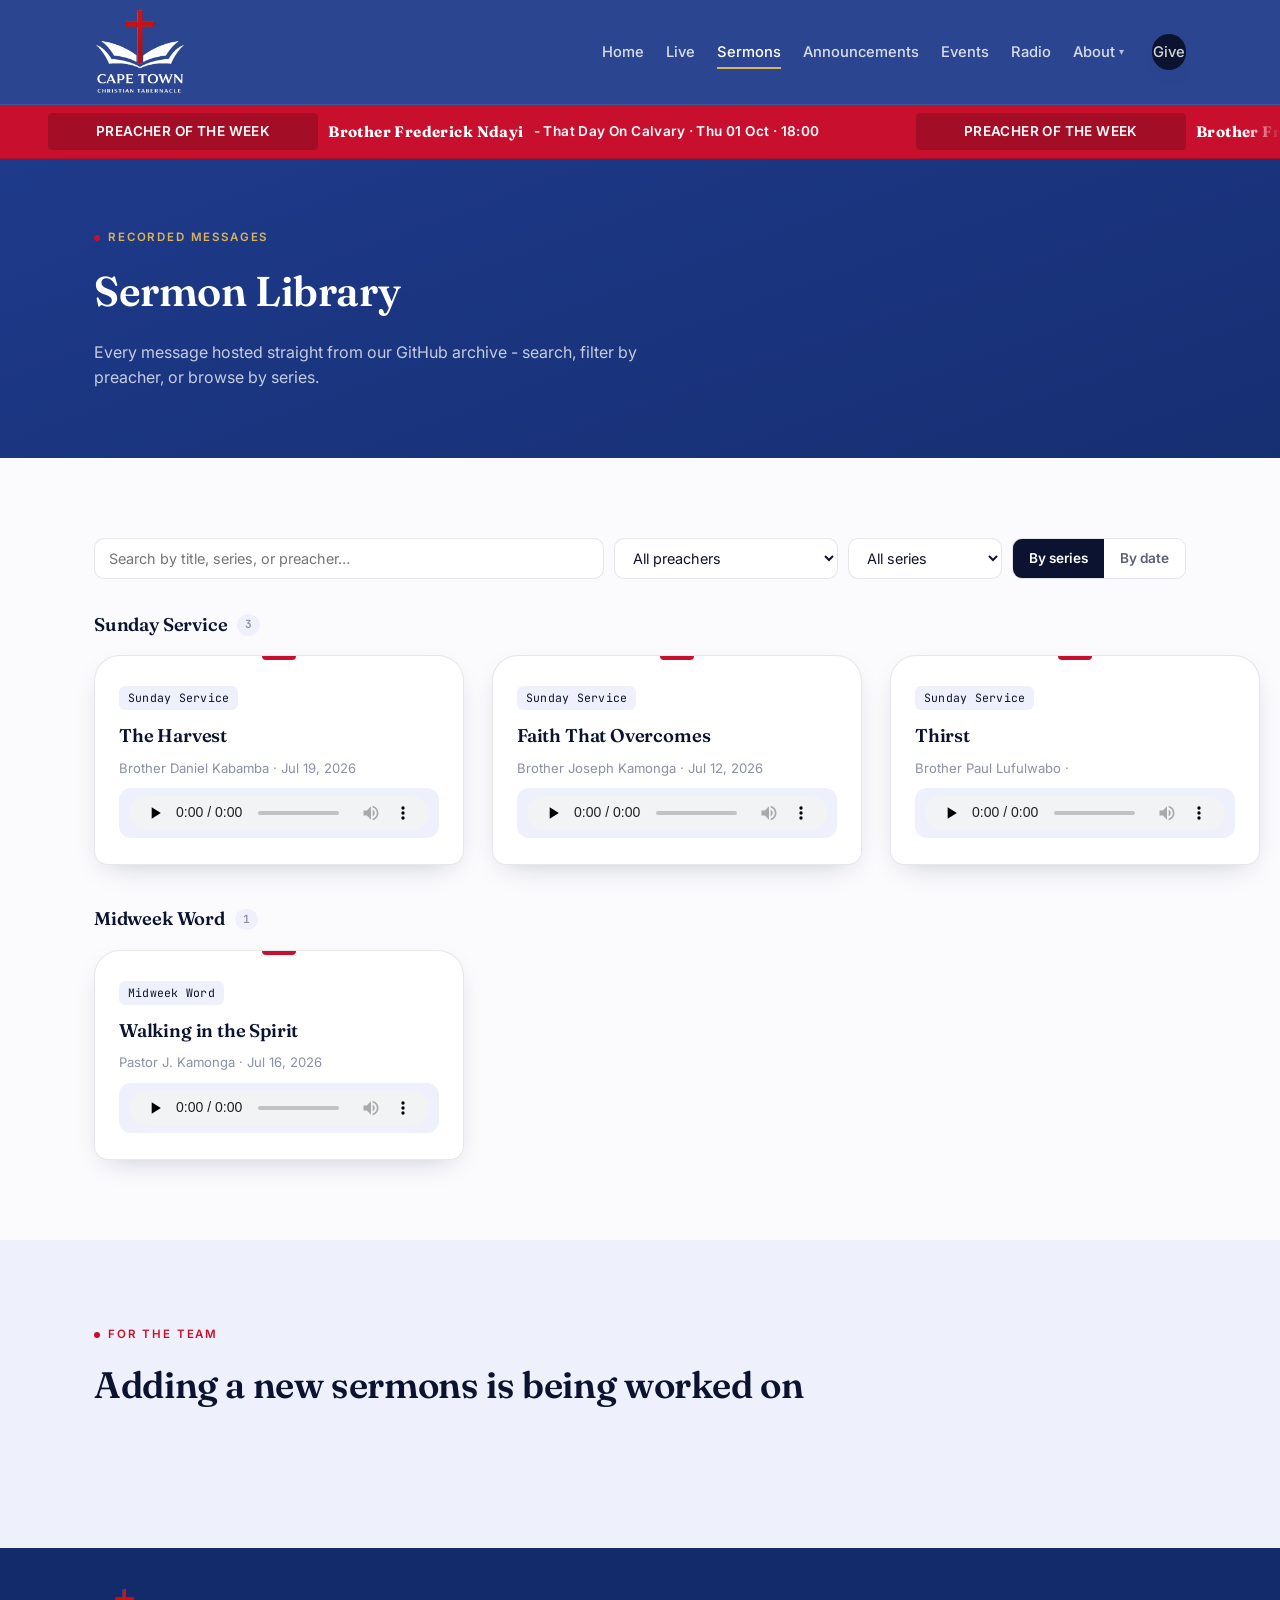
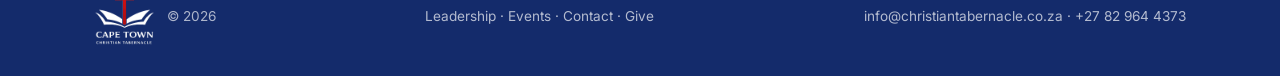
<file: sermons.html>
<!DOCTYPE html>
<html lang="en">
<head>
<meta charset="UTF-8">
<meta name="viewport" content="width=device-width, initial-scale=1.0">
<title>Sermons - Cape Town Christian Tabernacle</title>
<meta name="description" content="Browse and listen to recorded sermons from Cape Town Christian Tabernacle.">
<link rel="icon" href="assets/favicon.ico" sizes="any">
<link rel="icon" href="assets/favicon-32.png" type="image/png">
<link rel="apple-touch-icon" href="assets/favicon-180.png">
<meta property="og:type" content="website">
<meta property="og:title" content="Sermons - Cape Town Christian Tabernacle">
<meta property="og:description" content="Browse and listen to recorded sermons from Cape Town Christian Tabernacle.">
<meta property="og:image" content="https://capetownchristiantabernacle.co.za/assets/og-share.jpg">
<meta property="og:url" content="https://capetownchristiantabernacle.co.za/sermons.html">
<meta name="twitter:card" content="summary_large_image">
<meta name="twitter:title" content="Sermons - Cape Town Christian Tabernacle">
<meta name="twitter:description" content="Browse and listen to recorded sermons from Cape Town Christian Tabernacle.">
<meta name="twitter:image" content="https://capetownchristiantabernacle.co.za/assets/og-share.jpg">
<link rel="preconnect" href="https://fonts.googleapis.com">
<link href="https://fonts.googleapis.com/css2?family=Fraunces:wght@500;600;700&family=Inter:wght@400;500;600;700&family=JetBrains+Mono:wght@500&display=swap" rel="stylesheet">
<link rel="stylesheet" href="assets/css/styles.css?v=6">
</head>
<body>

<header class="site-header">
  <div class="container">
    <a href="index.html" class="brand">
      <span class="brand-mark"><img src="assets/logo-white.png" alt="Cape Town Christian Tabernacle"></span>
      <span class="brand-text visually-hidden">Cape Town Christian Tabernacle</span>
    </a>
    <nav class="main-nav">
      <a href="index.html">Home</a>
      <a href="live.html">Live</a>
      <a href="sermons.html" class="active">Sermons</a>
      <a href="announcements.html">Announcements</a>
      <a href="events.html">Events</a>
      <a href="radio.html">Radio</a>
      <div class="nav-dropdown">
        <button class="nav-dropdown-toggle" type="button">About</button>
        <div class="nav-dropdown-menu">
          <a href="leadership.html">Leadership</a>
          <a href="contact.html">Contact &amp; Prayer</a>
        </div>
      </div>
      <a href="give.html" class="btn btn-primary nav-give">Give</a>
    </nav>
    <button class="nav-toggle" aria-label="Open menu" aria-expanded="false">☰</button>
  </div>
</header>

<div class="ticker-bar">
  <div class="ticker-track">
    <span><span class="ticker-eyebrow">Preacher of the week</span> <b>Loading…</b></span>
  </div>
</div>

<section class="page-head">
  <div class="container">
    <div class="eyebrow"><span class="dot"></span> Recorded messages</div>
    <h1>Sermon Library</h1>
    <p>Every message hosted straight from our GitHub archive - search, filter by preacher, or browse by series.</p>
  </div>
</section>

<section class="section">
  <div class="container">
    <div class="filter-row">
      <input type="search" id="sermon-search" placeholder="Search by title, series, or preacher…">
      <select id="sermon-preacher-filter">
        <option value="">All preachers</option>
      </select>
      <select id="sermon-series-filter">
        <option value="">All series</option>
      </select>
      <div class="view-toggle" id="sermon-view-toggle">
        <button type="button" class="active" data-view="series">By series</button>
        <button type="button" data-view="date">By date</button>
      </div>
    </div>
    <div id="sermon-list">
      <div class="state-msg">Loading sermons…</div>
    </div>
  </div>
</section>

<section class="section section-mist">
  <div class="container">
    <div class="section-head">
      <div>
        <div class="eyebrow"><span class="dot"></span> For the team</div>
        <h2>Adding a new sermons is being worked on</h2>
      </div>
    </div>
  </div>
</section>

<footer class="site-footer">
  <div class="container">
    <span class="footer-brand"><img src="assets/logo-white.png" alt="Cape Town Christian Tabernacle"> <span>© 2026</span></span>
    <span><a href="leadership.html">Leadership</a> · <a href="events.html">Events</a> · <a href="contact.html">Contact</a> · <a href="give.html">Give</a></span>
    <span><a href="mailto:info@christiantabernacle.co.za">info@christiantabernacle.co.za</a> · +27 82 964 4373</span>
  </div>
</footer>

<script src="assets/js/main.js?v=8"></script>
</body>
</html>
</file>
<file: assets/css/styles.css>
/* ==========================================================================
   Cape Town Christian Tabernacle — shared styles
   Design tokens: Royal Blue + Cardinal Red, "stained-glass arch" motif
   ========================================================================== */

:root{
  /* Color
     Roles, deliberately fixed:
     --royal   → header / footer / hero / radio-page backgrounds
     --navy    → buttons, links, active/interactive states
     --red     → the one sparing accent (ticker, live badge, pins) */
  --royal:       #1E3A8A;   /* header, footer, hero, radio background */
  --royal-deep:  #142B6B;   /* darker royal, gradient depth on royal bg */
  --royal-light: #4C69C4;   /* lighter royal, gradient highlight on royal bg */
  --navy:        #0B1330;   /* buttons, links, hover/active states */
  --navy-2:      #16215A;   /* navy hover shade */
  --red:         #C8102E;   /* cardinal red accent — use sparingly */
  --red-deep:    #8C0F22;
  --gold:        #D8B45C;   /* faint warm highlight, used very sparingly */
  --ink:         #10142B;
  --gray:        #5B6178;
  --gray-soft:   #8A90A6;
  --mist:        #EEF1FB;
  --paper:       #FBFBFE;
  --white:       #FFFFFF;
  --line:        rgba(11,19,48,0.10);

  /* Type */
  --f-display: "Fraunces", "Iowan Old Style", Georgia, serif;
  --f-body: "Inter", -apple-system, BlinkMacSystemFont, "Segoe UI", sans-serif;
  --f-mono: "JetBrains Mono", "SFMono-Regular", Consolas, monospace;

  --radius-arch: 999px 999px 14px 14px;
  --shadow-soft: 0 18px 40px -18px rgba(11,19,48,0.35);
  --shadow-card: 0 10px 30px -14px rgba(11,19,48,0.28);
}

*{box-sizing:border-box;}
html{scroll-behavior:smooth;}
body{
  margin:0;
  font-family:var(--f-body);
  background:var(--paper);
  color:var(--ink);
  line-height:1.55;
  -webkit-font-smoothing:antialiased;
}
img{max-width:100%;display:block;}
a{color:inherit;text-decoration:none;}
h1,h2,h3,h4{font-family:var(--f-display);margin:0 0 .4em;font-weight:600;letter-spacing:-0.01em;}
p{margin:0 0 1em;color:var(--gray);}
.container{max-width:1140px;margin:0 auto;padding:0 24px;}
.visually-hidden{position:absolute;left:-9999px;}

:focus-visible{
  outline:3px solid var(--red);
  outline-offset:3px;
  border-radius:4px;
}

@media (prefers-reduced-motion: reduce){
  *{animation-duration:0.001ms !important;animation-iteration-count:1 !important;transition-duration:0.001ms !important;scroll-behavior:auto !important;}
}

/* ---------- Buttons ---------- */
.btn{
  display:inline-flex;align-items:center;gap:.5em;
  padding:.75em 1.4em;
  border-radius:999px;
  font-weight:600;
  font-size:.95rem;
  border:1px solid transparent;
  cursor:pointer;
  transition:transform .15s ease, box-shadow .15s ease, background .2s ease;
}
.btn:hover{transform:translateY(-1px);}
.btn-primary{background:var(--navy);color:var(--white);box-shadow:var(--shadow-card);}
.btn-primary:hover{background:var(--navy-2);}
.btn-red{background:var(--red);color:var(--white);}
.btn-red:hover{background:var(--red-deep);}
.btn-outline{background:transparent;border-color:rgba(255,255,255,0.35);color:var(--white);}
.btn-outline:hover{background:rgba(255,255,255,0.14);}
.btn-ghost{background:var(--mist);color:var(--navy);}
.btn-ghost:hover{background:#dde2f7;}

/* ---------- Header ---------- */
.site-header{
  --header-h: 104px;
  position:sticky;top:0;z-index:50;
  background:rgba(30,58,138,0.94);
  backdrop-filter:blur(10px);
  border-bottom:1px solid rgba(255,255,255,0.1);
}
.site-header .container{
  display:flex;align-items:center;justify-content:space-between;
  height:var(--header-h);gap:16px;
}
.brand{display:flex;align-items:center;gap:12px;color:var(--white);min-width:0;}
.brand-mark{
  display:flex;align-items:center;flex-shrink:0;
}
.brand-mark img{
  height:88px;width:auto;max-width:180px;object-fit:contain;display:block;
}
.brand-mark.logo-fallback{
  width:46px;height:46px;border-radius:10px 10px 4px 4px;
  background:linear-gradient(160deg,var(--navy-2),var(--navy));
  align-items:center;justify-content:center;
  border:1px solid rgba(255,255,255,0.18);
}
.brand-mark .fallback-glyph{color:#fff;font-family:var(--f-display);font-weight:700;font-size:1.1rem;}

@media (max-width:860px){
  /* backdrop-filter turns this element into the positioning anchor for any
     position:fixed descendant (like .main-nav below) instead of the real
     viewport — that's what was breaking the mobile menu. Only matters here,
     since .main-nav is only position:fixed under this same breakpoint. */
  .site-header{backdrop-filter:none;-webkit-backdrop-filter:none;}
}

@media (max-width:640px){
  .site-header{--header-h: 72px;}
  .brand-mark img{height:56px;}
}

.main-nav{display:flex;align-items:center;gap:22px;}
.nav-give{margin-left:6px;padding:.55em 1.2em;font-size:.88rem;flex-shrink:0;}

.nav-dropdown{position:relative;}
.nav-dropdown-toggle{
  background:none;border:0;color:rgba(255,255,255,0.82);font:inherit;font-size:.92rem;
  font-weight:500;cursor:pointer;padding:6px 0;display:flex;align-items:center;gap:4px;
}
.nav-dropdown-toggle::after{content:"▾";font-size:.7em;opacity:.8;}
.nav-dropdown-menu{
  position:absolute;top:calc(100% + 10px);left:0;min-width:190px;
  background:var(--royal-deep);border:1px solid rgba(255,255,255,0.14);
  border-radius:12px;padding:8px;box-shadow:var(--shadow-soft);
  opacity:0;visibility:hidden;transform:translateY(4px);
  transition:opacity .15s ease, transform .15s ease, visibility .15s;
  z-index:60;
}
.nav-dropdown:hover .nav-dropdown-menu,
.nav-dropdown:focus-within .nav-dropdown-menu{
  opacity:1;visibility:visible;transform:none;
}
.nav-dropdown-menu a{display:block;padding:9px 12px;border-radius:8px;font-size:.9rem;}
.nav-dropdown-menu a:hover{background:rgba(255,255,255,0.08);}
.nav-dropdown-menu a::after{display:none;}
.main-nav a{
  color:rgba(255,255,255,0.82);font-size:.92rem;font-weight:500;
  position:relative;padding:6px 0;
}
.main-nav a::after{
  content:"";position:absolute;left:0;bottom:0;height:2px;width:0;
  background:var(--gold);transition:width .2s ease;
}
.main-nav a:hover::after,.main-nav a.active::after{width:100%;}
.main-nav a.active{color:var(--white);}
.nav-toggle{display:none;background:none;border:0;color:#fff;font-size:1.6rem;cursor:pointer;}

@media (max-width:860px){
  .main-nav{
    position:fixed;inset:var(--header-h) 0 0 0;background:var(--royal);
    z-index:90;
    flex-direction:column;align-items:flex-start;gap:0;padding:12px 24px 24px;
    transform:translateY(-8px);opacity:0;visibility:hidden;
    transition:opacity .2s ease, transform .2s ease, visibility .2s;
  }
  .main-nav.open{opacity:1;visibility:visible;transform:none;}
  .main-nav a{width:100%;padding:14px 0;border-bottom:1px solid rgba(255,255,255,0.08);}
  .nav-toggle{display:block;}
  .nav-dropdown{width:100%;}
  .nav-dropdown-toggle{width:100%;padding:14px 0;border-bottom:1px solid rgba(255,255,255,0.08);justify-content:space-between;}
  .nav-dropdown-menu{
    position:static;opacity:1;visibility:visible;transform:none;
    box-shadow:none;background:transparent;border:0;padding:0 0 0 14px;margin-top:-4px;
  }
  .nav-dropdown-menu a{padding:12px 0;border-bottom:1px solid rgba(255,255,255,0.06);border-radius:0;}
  .nav-give{width:100%;justify-content:center;margin:14px 0 0;}
}

/* ---------- Preacher-of-the-week ticker ---------- */
.ticker-bar{
  background:var(--red);
  color:#fff;overflow:hidden;position:relative;
  border-bottom:1px solid rgba(0,0,0,0.15);
}
.ticker-bar::before,.ticker-bar::after{
  content:"";position:absolute;top:0;bottom:0;width:36px;z-index:2;
  pointer-events:none;
}
.ticker-bar::before{left:0;background:linear-gradient(90deg,var(--red),transparent);}
.ticker-bar::after{right:0;background:linear-gradient(-90deg,var(--red),transparent);}
.ticker-track{
  display:flex;white-space:nowrap;
  animation:ticker-scroll 22s linear infinite;
  width:max-content;
}
.ticker-track span{
  display:inline-flex;align-items:center;gap:10px;
  padding:8px 48px;font-size:.85rem;font-weight:600;letter-spacing:.03em;
}
.ticker-track span b{font-family:var(--f-display);font-weight:700;font-size:.95rem;}
.ticker-eyebrow{
  text-transform:uppercase;font-size:.68rem;letter-spacing:.14em;
  background:rgba(0,0,0,0.18);padding:3px 8px;border-radius:4px;
}
@keyframes ticker-scroll{
  from{transform:translateX(0);}
  to{transform:translateX(-50%);}
}
.ticker-bar:hover .ticker-track{animation-play-state:paused;}

/* ---------- Hero ---------- */
.hero{
  position:relative;color:#fff;
  background:
    radial-gradient(1200px 500px at 15% -10%, rgba(76,105,196,0.55), transparent 60%),
    radial-gradient(900px 500px at 100% 0%, rgba(200,16,46,0.25), transparent 55%),
    linear-gradient(160deg,var(--royal) 0%, var(--royal-deep) 120%);
  overflow:hidden;
}
.hero::after{
  content:"";position:absolute;inset:0;pointer-events:none;opacity:0.5;
  background:repeating-linear-gradient(115deg, rgba(255,255,255,0.035) 0 2px, transparent 2px 34px);
}
.hero .container{
  padding:48px 24px 44px;
  display:grid;grid-template-columns:1.2fr .8fr;gap:36px;align-items:center;
}
.hero-arch{
  justify-self:end;width:100%;max-width:260px;aspect-ratio:4/5;
  border-radius:var(--radius-arch);
  background:linear-gradient(160deg, rgba(255,255,255,0.14), rgba(255,255,255,0.02));
  border:1px solid rgba(255,255,255,0.18);
  position:relative;overflow:hidden;
  box-shadow:var(--shadow-soft);
  display:flex;align-items:center;justify-content:center;
  padding:16% 14% 10%;
}
.hero-arch::before{
  content:"";position:absolute;inset:0;pointer-events:none;
  background:
    linear-gradient(180deg, transparent 55%, rgba(200,16,46,0.28) 100%),
    repeating-linear-gradient(115deg, rgba(255,255,255,0.05) 0 2px, transparent 2px 26px);
}
.bible-illustration{width:100%;height:auto;position:relative;z-index:1;filter:drop-shadow(0 10px 18px rgba(0,0,0,0.25));}

/* ---------- Scripture band ---------- */
.scripture-band{
  background:var(--mist);padding:56px 0;text-align:center;position:relative;
}
.scripture-band::before{
  content:"";position:absolute;top:0;left:50%;transform:translateX(-50%);
  width:44px;height:4px;background:var(--red);border-radius:0 0 4px 4px;
}
.scripture-band blockquote{
  margin:0 auto;max-width:52ch;font-family:var(--f-display);font-style:italic;
  font-size:clamp(1.35rem,2.8vw,1.9rem);color:var(--navy);line-height:1.45;
}
.scripture-band cite{
  display:block;margin-top:16px;font-family:var(--f-mono);font-style:normal;
  letter-spacing:.1em;text-transform:uppercase;font-size:.82rem;color:var(--red);font-weight:600;
}
.eyebrow{
  display:inline-flex;align-items:center;gap:8px;
  text-transform:uppercase;font-size:.72rem;letter-spacing:.16em;
  color:var(--gold);margin-bottom:12px;font-weight:600;
}
.eyebrow .dot{width:6px;height:6px;border-radius:50%;background:var(--red);}
.hero h1{font-size:clamp(1.9rem,3.6vw,2.9rem);color:#fff;max-width:14ch;margin-bottom:.35em;}
.hero p.lede{color:rgba(255,255,255,0.78);max-width:46ch;font-size:1.02rem;margin-bottom:.8em;}
.hero-cta{display:flex;gap:14px;flex-wrap:wrap;align-items:center;margin-top:4px;}
.icon-btn{
  width:44px;height:44px;border-radius:50%;
  display:flex;align-items:center;justify-content:center;
  border:1px solid rgba(255,255,255,0.35);color:#fff;
  transition:background .2s ease, border-color .2s ease, transform .15s ease;
}
.icon-btn svg{width:19px;height:19px;}
.icon-btn:hover{transform:translateY(-1px);}
.icon-btn.fb:hover{background:#1877F2;border-color:#1877F2;}
.icon-btn.yt:hover{background:var(--red);border-color:var(--red);}
.service-times{
  margin-top:22px;display:flex;gap:24px;flex-wrap:wrap;
  border-top:1px solid rgba(255,255,255,0.16);padding-top:16px;
}
.service-times div strong{display:block;font-family:var(--f-mono);font-size:.9rem;color:var(--gold);}
.service-times div span{font-size:.78rem;color:rgba(255,255,255,0.7);}

@media (max-width:860px){
  .hero .container{grid-template-columns:1fr;padding:32px 24px;}
  .hero-arch{justify-self:center;max-width:220px;}
}

/* ---------- Section scaffolding ---------- */
.section{padding:80px 0;}
.section-mist{background:var(--mist);}
.section-head{
  display:flex;justify-content:space-between;align-items:flex-end;
  gap:24px;margin-bottom:40px;flex-wrap:wrap;
}
.section-head .eyebrow{color:var(--red);}
.section-head h2{font-size:clamp(1.7rem,3vw,2.3rem);color:var(--navy);}
.section-head p{margin:0;max-width:42ch;}

/* ---------- Arch cards (signature element) ---------- */
.arch-grid{display:grid;grid-template-columns:repeat(3,1fr);gap:28px;}
@media (max-width:920px){.arch-grid{grid-template-columns:repeat(2,1fr);}}
@media (max-width:640px){.arch-grid{grid-template-columns:1fr;}}

.arch-card{
  background:var(--white);
  border:1px solid var(--line);
  border-radius:26px 26px 14px 14px;
  padding:28px 24px 26px;
  position:relative;
  box-shadow:var(--shadow-card);
  transition:transform .2s ease, box-shadow .2s ease;
}
.arch-card:hover{transform:translateY(-4px);box-shadow:0 22px 40px -18px rgba(11,19,48,0.32);}
.arch-card::before{
  content:"";position:absolute;top:0;left:50%;transform:translateX(-50%);
  width:34px;height:4px;background:var(--red);border-radius:0 0 4px 4px;
}
.arch-card .tag{
  display:inline-block;font-family:var(--f-mono);font-size:.72rem;
  color:var(--navy);background:var(--mist);padding:3px 9px;border-radius:6px;
  margin-bottom:12px;letter-spacing:.02em;
}
.arch-card h3{font-size:1.15rem;color:var(--navy);}
.arch-card .meta{font-size:.82rem;color:var(--gray-soft);margin-bottom:10px;}

/* audio player row inside card */
.audio-row{
  display:flex;align-items:center;gap:10px;
  background:var(--mist);border-radius:12px;padding:8px 10px;margin-top:10px;
}
.audio-row audio{flex:1;height:34px;}

/* ---------- Announcement list ---------- */
.announce-list{display:flex;flex-direction:column;gap:16px;}
.announce-item{
  display:flex;gap:18px;background:var(--white);
  border:1px solid var(--line);border-radius:16px;padding:18px 20px;
  box-shadow:var(--shadow-card);
}
.announce-date{
  font-family:var(--f-mono);flex-shrink:0;width:64px;text-align:center;
  background:var(--navy);color:#fff;border-radius:10px;padding:8px 4px;
  display:flex;flex-direction:column;justify-content:center;
}
.announce-date .day{font-size:1.3rem;font-weight:700;line-height:1;}
.announce-date .mon{font-size:.65rem;text-transform:uppercase;letter-spacing:.08em;}
.announce-item.pinned{border-left:3px solid var(--red);}
.pin-flag{
  font-size:.68rem;text-transform:uppercase;letter-spacing:.08em;color:var(--red);
  font-weight:700;display:inline-flex;align-items:center;gap:5px;margin-bottom:4px;
}

/* ---------- YouTube video embed ---------- */
.video-embed{
  position:relative;width:100%;aspect-ratio:16/9;
  border-radius:26px 26px 14px 14px;overflow:hidden;
  background:var(--navy);box-shadow:var(--shadow-card);
}
.video-embed iframe{position:absolute;inset:0;width:100%;height:100%;border:0;}
.video-embed-note{
  text-align:center;font-size:.85rem;color:var(--gray-soft);margin:14px 0 0;
}
.video-embed-note a{color:var(--royal-2);font-weight:600;}

/* ---------- Photo gallery / slideshow ---------- */
.slideshow{
  position:relative;border-radius:26px 26px 14px 14px;overflow:hidden;
  aspect-ratio:16/10;background:var(--navy);box-shadow:var(--shadow-card);
}
.slideshow-track{position:absolute;inset:0;}
.slideshow-track .state-msg{color:rgba(255,255,255,0.6);padding-top:14%;}
.slide{
  position:absolute;inset:0;opacity:0;transition:opacity .7s ease;
}
.slide.active{opacity:1;}
.slide img{width:100%;height:100%;object-fit:cover;}
.slide-arrow{
  position:absolute;top:50%;transform:translateY(-50%);
  width:42px;height:42px;border-radius:50%;border:1px solid rgba(255,255,255,0.4);
  background:rgba(11,19,48,0.45);color:#fff;font-size:1.3rem;cursor:pointer;
  display:flex;align-items:center;justify-content:center;transition:background .2s ease;
  z-index:5;
}
.slide-arrow:hover{background:var(--navy);}
.slide-arrow.prev{left:16px;}
.slide-arrow.next{right:16px;}
.slide-dots{
  position:absolute;bottom:16px;left:0;right:0;
  display:flex;justify-content:center;gap:8px;z-index:5;
}
.slide-dots button{
  width:9px;height:9px;border-radius:50%;border:0;padding:0;cursor:pointer;
  background:rgba(255,255,255,0.45);transition:background .2s ease, transform .2s ease;
}
.slide-dots button.active{background:var(--red);transform:scale(1.2);}
@media (max-width:640px){.slideshow{aspect-ratio:4/5;}}

/* ---------- Socials / footer ---------- */
.social-strip{
  background:linear-gradient(160deg,var(--royal),var(--royal-deep));color:#fff;padding:56px 0;text-align:center;
}
.social-strip h2{color:#fff;}
.social-links{display:flex;gap:16px;justify-content:center;margin-top:22px;flex-wrap:wrap;}
.social-links a{
  display:flex;align-items:center;gap:10px;padding:12px 22px;
  border-radius:999px;border:1px solid rgba(255,255,255,0.18);
  font-weight:600;font-size:.92rem;transition:background .2s ease, border-color .2s;
}
.social-links a svg{width:18px;height:18px;}
.social-links a.fb:hover{background:#1877F2;border-color:#1877F2;}
.social-links a.yt:hover{background:var(--red);border-color:var(--red);}
.social-links a.radio-link:hover{background:var(--navy);border-color:var(--navy);}

.site-footer{background:var(--royal-deep);color:rgba(255,255,255,0.68);padding:40px 0 30px;font-size:.85rem;}
.site-footer .container{display:flex;justify-content:space-between;align-items:center;flex-wrap:wrap;gap:16px;}
.footer-brand{display:flex;align-items:center;gap:12px;}
.footer-brand img{height:58px;width:auto;display:block;}
.footer-brand span{font-size:.85rem;color:rgba(255,255,255,0.65);}
.site-footer a{color:rgba(255,255,255,0.68);}
.site-footer a:hover{color:#fff;}

/* ---------- Page header (non-home pages) ---------- */
.page-head{
  background:linear-gradient(160deg,var(--royal),var(--royal-deep) 130%);
  color:#fff;padding:64px 0 52px;
}
.page-head h1{color:#fff;font-size:clamp(1.9rem,3.6vw,2.6rem);}
.page-head p{color:rgba(255,255,255,0.75);max-width:56ch;}

/* ---------- Filters ---------- */
.filter-row{display:flex;gap:10px;flex-wrap:wrap;margin-bottom:32px;}
.filter-row input, .filter-row select{
  font-family:var(--f-body);padding:10px 14px;border-radius:10px;
  border:1px solid var(--line);background:#fff;font-size:.9rem;color:var(--ink);
}
.filter-row input{flex:1;min-width:200px;}
.view-toggle{display:flex;border:1px solid var(--line);border-radius:10px;overflow:hidden;}
.view-toggle button{
  font-family:var(--f-body);font-size:.85rem;font-weight:600;padding:10px 16px;
  border:0;background:#fff;color:var(--gray);cursor:pointer;transition:background .15s ease, color .15s ease;
}
.view-toggle button.active{background:var(--navy);color:#fff;}
.sermon-group{margin-bottom:40px;}
.sermon-group:last-child{margin-bottom:0;}
.sermon-group-title{
  font-size:1.15rem;color:var(--navy);margin-bottom:16px;
  display:flex;align-items:center;gap:10px;
}
.sermon-group-title .count{
  font-family:var(--f-mono);font-size:.7rem;font-weight:600;color:var(--gray-soft);
  background:var(--mist);padding:2px 8px;border-radius:999px;
}

/* Loading / empty states */
.state-msg{
  text-align:center;padding:40px 20px;color:var(--gray-soft);
  font-family:var(--f-mono);font-size:.85rem;
}

/* ======================= Radio page ======================= */
body.radio-page{background:linear-gradient(180deg,var(--royal),var(--royal-deep) 65%);color:#eef1fb;}
body.radio-page.light-mode{background:var(--paper);color:var(--ink);}

.radio-hero{
  padding:60px 0 40px;text-align:center;
  background:
    radial-gradient(700px 300px at 50% 0%, rgba(11,19,48,0.5), transparent 70%);
}
.station-id{font-family:var(--f-mono);letter-spacing:.14em;color:var(--gold);text-transform:uppercase;font-size:.8rem;}

.player-card{
  max-width:640px;margin:0 auto;
  background:linear-gradient(160deg, rgba(255,255,255,0.06), rgba(255,255,255,0.02));
  border:1px solid rgba(255,255,255,0.12);
  border-radius:28px 28px 16px 16px;
  padding:32px;box-shadow:var(--shadow-soft);
  position:relative;
}
body.light-mode .player-card{
  background:#fff;border-color:var(--line);
}
.player-card::before{
  content:"";position:absolute;top:0;left:50%;transform:translateX(-50%);
  width:40px;height:5px;background:var(--red);border-radius:0 0 5px 5px;
}
.now-playing-art{
  width:120px;height:120px;border-radius:16px;margin:0 auto 18px;
  background:linear-gradient(150deg,var(--navy),var(--red-deep));
  display:flex;align-items:center;justify-content:center;
  box-shadow:0 12px 24px -10px rgba(0,0,0,0.5);
  overflow:hidden;
}
.now-playing-art img{width:100%;height:100%;object-fit:cover;}
.live-badge{
  display:inline-flex;align-items:center;gap:6px;
  background:var(--red);color:#fff;font-size:.72rem;font-weight:700;
  text-transform:uppercase;letter-spacing:.08em;padding:4px 10px;border-radius:999px;
  margin-bottom:14px;
}
.live-badge .pulse{
  width:7px;height:7px;background:#fff;border-radius:50%;
  animation:pulse 1.4s ease-in-out infinite;
}
@keyframes pulse{0%,100%{opacity:1;}50%{opacity:.25;}}

.np-title{font-size:1.3rem;font-family:var(--f-display);margin-bottom:2px;}
.np-sub{color:var(--gray-soft);font-size:.9rem;margin-bottom:22px;}

.transport{display:flex;align-items:center;justify-content:center;gap:18px;margin-bottom:22px;}
.play-btn{
  width:64px;height:64px;border-radius:50%;border:none;cursor:pointer;
  background:var(--red);color:#fff;font-size:1.4rem;
  display:flex;align-items:center;justify-content:center;
  box-shadow:0 10px 24px -8px rgba(200,16,46,0.6);
  transition:transform .15s ease;
}
.play-btn:hover{transform:scale(1.05);}
.vol-row{display:flex;align-items:center;gap:10px;justify-content:center;color:var(--gray-soft);font-size:.85rem;}
.vol-row input[type=range]{width:120px;accent-color:var(--red);}

.equalizer{display:flex;align-items:flex-end;justify-content:center;gap:4px;height:36px;margin:0 auto 22px;width:fit-content;}
.equalizer i{
  width:5px;border-radius:2px;background:linear-gradient(180deg,var(--navy-2),var(--red));
  display:block;height:20%;animation:eq 1s ease-in-out infinite;
}
.equalizer i:nth-child(2){animation-delay:.1s;}
.equalizer i:nth-child(3){animation-delay:.2s;}
.equalizer i:nth-child(4){animation-delay:.3s;}
.equalizer i:nth-child(5){animation-delay:.4s;}
.equalizer.paused i{animation-play-state:paused;height:12%;}
@keyframes eq{0%,100%{height:15%;}50%{height:85%;}}

.quality-row{display:flex;justify-content:center;gap:8px;margin-bottom:6px;}
.quality-row button{
  font-family:var(--f-mono);font-size:.72rem;padding:5px 10px;border-radius:8px;
  border:1px solid rgba(255,255,255,0.18);background:transparent;color:inherit;cursor:pointer;
}
body.light-mode .quality-row button{border-color:var(--line);}
.quality-row button.active{background:var(--navy);border-color:var(--navy);color:#fff;}

.stat-row{display:flex;justify-content:center;gap:26px;margin-top:22px;font-size:.82rem;color:var(--gray-soft);}
.stat-row b{color:inherit;font-family:var(--f-mono);font-size:1rem;display:block;}

.presenter-strip{display:flex;align-items:center;gap:14px;justify-content:center;margin-top:26px;}
.presenter-strip img{width:44px;height:44px;border-radius:50%;object-fit:cover;border:2px solid var(--red);}

.mode-toggle{
  position:fixed;bottom:22px;right:22px;z-index:40;
  width:48px;height:48px;border-radius:50%;border:1px solid rgba(255,255,255,0.2);
  background:rgba(255,255,255,0.08);color:inherit;cursor:pointer;font-size:1.1rem;
}
body.light-mode .mode-toggle{background:#fff;border-color:var(--line);box-shadow:var(--shadow-card);}

.schedule-table{width:100%;border-collapse:collapse;margin-top:10px;}
.schedule-table th,.schedule-table td{
  text-align:left;padding:12px 10px;border-bottom:1px solid rgba(255,255,255,0.1);
  font-size:.9rem;
}
body.light-mode .schedule-table th, body.light-mode .schedule-table td{border-color:var(--line);}
.schedule-table th{font-family:var(--f-mono);font-size:.72rem;text-transform:uppercase;letter-spacing:.06em;color:var(--gray-soft);}
.schedule-table td.time{font-family:var(--f-mono);color:var(--gold);white-space:nowrap;}

.chat-box{
  border:1px solid rgba(255,255,255,0.14);border-radius:16px;padding:16px;
  height:260px;display:flex;flex-direction:column;
}
body.light-mode .chat-box{border-color:var(--line);}
.chat-messages{flex:1;overflow-y:auto;display:flex;flex-direction:column;gap:8px;margin-bottom:10px;}
.chat-msg{font-size:.85rem;background:rgba(255,255,255,0.06);padding:6px 10px;border-radius:8px;}
body.light-mode .chat-msg{background:var(--mist);}
.chat-msg b{color:var(--gold);}
.chat-form{display:flex;gap:8px;}
.chat-form input{
  flex:1;padding:9px 12px;border-radius:8px;border:1px solid rgba(255,255,255,0.18);
  background:transparent;color:inherit;font-family:var(--f-body);
}
body.light-mode .chat-form input{border-color:var(--line);}
</file>
